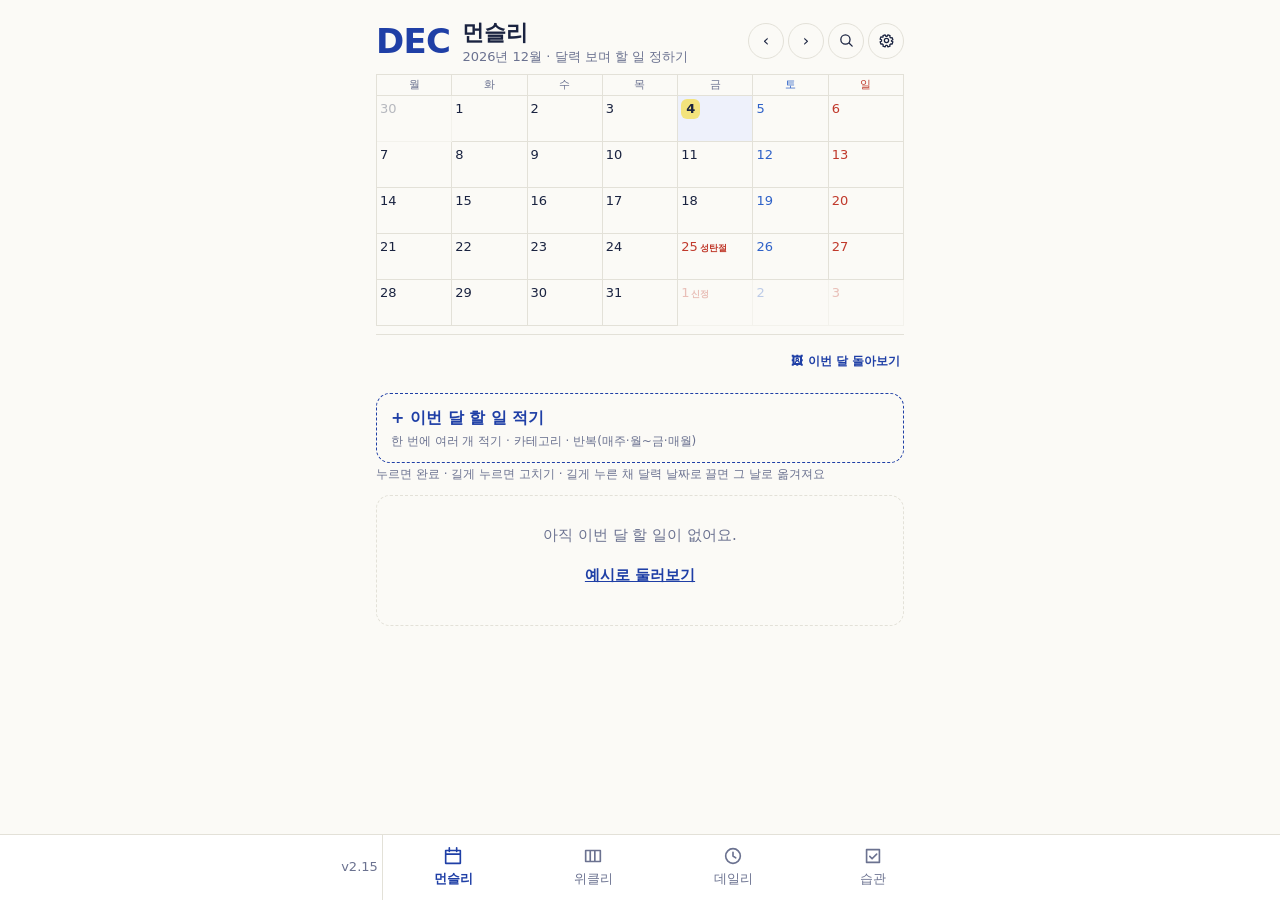
<file: web/index.html>
<!doctype html>
<html lang="ko">
<head>
<meta charset="utf-8">
<meta name="viewport" content="width=device-width,initial-scale=1,viewport-fit=cover">
<meta name="app-version" content="2.15">
<meta http-equiv="Content-Security-Policy" content="default-src 'self'; script-src 'self'; style-src 'self' 'unsafe-inline'; img-src 'self' data:; connect-src https://api.github.com; object-src 'none'; base-uri 'none'; form-action 'none'; frame-src 'none'">
<meta name="referrer" content="no-referrer">
<meta name="theme-color" content="#FBFAF6">
<meta name="apple-mobile-web-app-capable" content="yes">
<meta name="apple-mobile-web-app-title" content="덤푸">
<link rel="manifest" href="manifest.json">
<link rel="apple-touch-icon" href="icon-180.png">
<link rel="icon" href="icon-192.png">
<title>덤푸</title>
<link rel="stylesheet" href="style.css">
</head>
<body>
<div class="wrap" id="app"></div>
<nav class="bar"><button class="ver" id="ver" type="button">v2.15</button><div class="in" id="tabs"></div></nav>
<div id="layer"></div>
<script src="config.js"></script>
<script src="app-info.js"></script>
<script src="app.js"></script>
</body>
</html>
</file>
<file: web/style.css>
html{-webkit-text-size-adjust:100%}
body{margin:0}
:root{padding-top:env(safe-area-inset-top,0px)}
[hidden]{display:none!important}
/* 레이아웃: 탁상 달력처럼 큰 월 숫자 + 종이 위 할 일 줄, 아래 탭 4개 */
:root{
  --paper:#FBFAF6; --card:#FFFFFF; --ink:#1A2340; --muted:#6B7290; --line:#E3E1D8;
  --cobalt:#1F3FA6; --lemon:#F3E37C; --grass:#2E8B57; --soft:#EEF1FB; --warn:#F5B400; --red:#C0392B;
  --t0:#E03131; --t1:#F08C00; --t2:#F2C200; --t3:#2F9E44; --t4:#1C7ED6; --t5:#7048E8; --t6:#E64980; --t7:#868E96; --hol:#C0392B; --sat:#2F62C8; --ann:#8B5CF6;
  --display:system-ui,-apple-system,"Apple SD Gothic Neo","Noto Sans KR",sans-serif;
  --body:system-ui,-apple-system,"Apple SD Gothic Neo","Noto Sans KR",sans-serif;
}
@media (prefers-color-scheme:dark){:root:not([data-theme="light"]){
  --paper:#12151F; --card:#1A1E2B; --ink:#E9EBF3; --muted:#9097B2; --line:#2A3042;
  --cobalt:#7E9BFF; --lemon:#E8D55E; --grass:#5CC48B; --soft:#232A40; --red:#F07167;
  --t0:#FF6B6B; --t1:#FFA94D; --t2:#FFD43B; --t3:#69DB7C; --t4:#4DABF7; --t5:#9775FA; --t6:#F783AC; --t7:#ADB5BD; --hol:#FF7A70; --sat:#8AB0FF; --ann:#C4A6FF; color-scheme:dark}}
:root[data-theme="dark"]{
  --paper:#12151F; --card:#1A1E2B; --ink:#E9EBF3; --muted:#9097B2; --line:#2A3042;
  --cobalt:#7E9BFF; --lemon:#E8D55E; --grass:#5CC48B; --soft:#232A40; --red:#F07167;
  --t0:#FF6B6B; --t1:#FFA94D; --t2:#FFD43B; --t3:#69DB7C; --t4:#4DABF7; --t5:#9775FA; --t6:#F783AC; --t7:#ADB5BD; --hol:#FF7A70; --sat:#8AB0FF; --ann:#C4A6FF; color-scheme:dark}
html,body{height:100%}
body{background:var(--paper);color:var(--ink);font-family:var(--body);font-size:15px;line-height:1.5}
*{box-sizing:border-box}
button{font:inherit;color:inherit;background:none;border:0;cursor:pointer}
button:focus-visible,textarea:focus-visible,input:focus-visible{outline:2px solid var(--cobalt);outline-offset:2px}
.wrap{max-width:560px;margin:0 auto;padding-left:max(16px,env(safe-area-inset-left,0px));padding-right:max(16px,env(safe-area-inset-right,0px));padding-block:12px 140px}
.demo{background:var(--lemon);color:#1A2340;border-radius:10px;padding:8px 12px;display:flex;justify-content:space-between;align-items:center;gap:8px;font-size:13px;margin-bottom:10px}
.demo button{text-decoration:underline;font-weight:700;white-space:nowrap}
.head{display:flex;align-items:center;gap:12px;margin:4px 0 14px}
.num{font-family:var(--display);font-weight:800;letter-spacing:-.04em;font-size:60px;line-height:.9;color:var(--cobalt);min-width:56px;text-align:center}
.head .t{flex:1;min-width:0}
.head .t b{font-family:var(--display);font-size:22px;font-weight:800;display:block}
.head .t span{color:var(--muted);font-size:13px}
.nav{display:flex;gap:4px;flex:none}
.nav button{width:34px;height:34px;border-radius:50%;border:1px solid var(--line);font-size:16px;display:grid;place-items:center}
.nav svg{width:17px;height:17px}
.add{display:flex;gap:8px;align-items:flex-end;margin-bottom:8px}
.add textarea,.add input{flex:1;min-width:0;border:1px solid var(--line);background:var(--card);color:var(--ink);border-radius:12px;padding:10px 12px;font:inherit;resize:none}
.go{background:var(--cobalt);color:var(--paper);border-radius:12px;padding:10px 14px;font-weight:700;white-space:nowrap}
.tags{display:flex;gap:5px;flex-wrap:wrap;margin-bottom:12px;align-items:center}
.tags .lb{font-size:12px;color:var(--muted);margin-right:2px}
.hint{color:var(--muted);font-size:12px;margin:-4px 0 12px}
.list{display:flex;flex-direction:column;border-top:1px solid var(--line)}
.row{display:flex;flex-direction:column;gap:6px;padding:10px 0 10px 8px;border-bottom:1px solid var(--line);border-left:3px solid transparent}
.row.g0{border-left-color:var(--t0)}.row.g1{border-left-color:var(--t1)}.row.g2{border-left-color:var(--t2)}
.top{display:flex;align-items:flex-start;gap:10px}
.ck{width:22px;height:22px;border-radius:6px;border:2px solid var(--muted);flex:none;margin-top:1px;display:grid;place-items:center;font-size:13px;color:#fff}
.ck.on{background:var(--grass);border-color:var(--grass)}
.txt{flex:1;min-width:0;overflow-wrap:anywhere;text-align:left}
.done .txt{color:var(--muted);text-decoration:line-through}
.tag{font-size:11px;color:var(--grass);white-space:nowrap;margin-top:3px}
.tag.day{color:var(--cobalt)} .tag.late{color:var(--red)}
.rp{font-size:11px;color:var(--muted);margin-left:4px}
.chips{display:flex;flex-wrap:wrap;gap:4px;padding-left:32px}
.row .chips .chip{padding:2px 7px}
.chip{border:1px solid var(--line);border-radius:999px;padding:2px 10px;font-size:12px;color:var(--muted);font-variant-numeric:tabular-nums;display:inline-flex;align-items:center;gap:4px}
.chip.on{background:var(--cobalt);border-color:var(--cobalt);color:var(--paper);font-weight:700}
.chip i{width:8px;height:8px;border-radius:50%;display:block}
.c0{background:var(--t0)}.c1{background:var(--t1)}.c2{background:var(--t2)}
.sec{font-size:12px;color:var(--muted);letter-spacing:.04em;margin:16px 0 6px;font-weight:700}
.empty{text-align:center;color:var(--muted);padding:28px 8px;border:1px dashed var(--line);border-radius:14px}
.empty button{color:var(--cobalt);font-weight:700;text-decoration:underline;margin-top:6px}
.late-box{background:var(--soft);border-radius:12px;padding:10px 12px;margin-bottom:12px;display:flex;gap:10px;align-items:center;font-size:13px}
.late-box span{flex:1;min-width:0}
.late-box b{color:var(--red)}
.weeks{display:flex;gap:6px;overflow-x:auto;padding-bottom:4px;margin-bottom:12px}
.weeks .chip{padding:6px 12px;font-size:13px;white-space:nowrap}
.cal{display:grid;grid-template-columns:repeat(7,minmax(0,1fr));border-top:1px solid var(--line);border-left:1px solid var(--line)}
.cal div,.cal button{border-right:1px solid var(--line);border-bottom:1px solid var(--line);min-height:62px;padding:4px;text-align:left;display:flex;flex-direction:column;gap:2px;min-width:0}
.cal .dow{min-height:auto;font-size:11px;color:var(--muted);text-align:center;align-items:center;padding:4px 0}
.cal .d{font-size:13px;font-variant-numeric:tabular-nums}
.cal .today .d{background:var(--lemon);color:#1A2340;border-radius:6px;padding:0 5px;align-self:flex-start;font-weight:700}
.cal .sel{background:var(--soft)}
.cal .out{opacity:.3}
.mk{display:flex;flex-wrap:wrap;gap:2px}
.mk i{width:6px;height:6px;border-radius:50%;display:block;background:var(--grass)}
.mk i.p{background:none;border:1.5px solid var(--cobalt)}
.mk i.c0{background:var(--t0)}.mk i.c1{background:var(--t1)}.mk i.c2{background:var(--t2)}
.mk i.p.c0{background:none;border-color:var(--t0)}.mk i.p.c1{background:none;border-color:var(--t1)}.mk i.p.c2{background:none;border-color:var(--t2)}
.mini{font-size:10px;color:var(--grass);white-space:nowrap;overflow:hidden;text-overflow:ellipsis}
.legend{display:flex;gap:14px;font-size:12px;color:var(--muted);margin:8px 0;flex-wrap:wrap}
.legend span{display:flex;align-items:center;gap:5px}
.strip{display:grid;grid-template-columns:repeat(7,minmax(0,1fr));gap:4px;margin-bottom:12px}
.strip button{border:1px solid var(--line);border-radius:10px;padding:6px 0;text-align:center;font-size:12px;color:var(--muted)}
.strip b{display:block;font-size:16px;color:var(--ink);font-variant-numeric:tabular-nums}
.strip .has{border-color:var(--cobalt)}
.strip .tdy b{color:var(--cobalt)}
.bar{position:fixed;left:0;right:0;bottom:0;background:var(--card);border-top:1px solid var(--line);display:flex;justify-content:center;padding-bottom:env(safe-area-inset-bottom,0px);padding-left:env(safe-area-inset-left,0px);padding-right:env(safe-area-inset-right,0px);z-index:5}
.bar .in{display:grid;grid-template-columns:repeat(4,1fr);width:100%;max-width:560px}
.bar button{padding:10px 0 12px;font-size:13px;color:var(--muted);display:flex;flex-direction:column;align-items:center;gap:2px}
.bar button.on{color:var(--cobalt);font-weight:700}
.bar svg{width:22px;height:22px}
.ver{position:fixed;left:max(10px,env(safe-area-inset-left,0px));bottom:calc(64px + env(safe-area-inset-bottom,0px));font-size:11px;color:var(--muted);background:var(--paper);border:1px solid var(--line);border-radius:999px;padding:2px 8px;z-index:6}
.ver.new{color:var(--warn);font-weight:700}
.dim{position:fixed;inset:0;background:rgba(10,14,30,.45);z-index:20;display:flex;align-items:flex-end;justify-content:center}
.sheet{background:var(--card);width:100%;max-width:560px;border-radius:18px 18px 0 0;padding:18px max(18px,env(safe-area-inset-left,0px)) calc(18px + env(safe-area-inset-bottom,0px));max-height:88%;overflow:auto}
.sheet h3{margin:0 0 4px;font-family:var(--display);font-weight:800;font-size:22px;display:flex;gap:8px;align-items:center}
.pill{font-family:var(--body);font-size:12px;background:var(--soft);color:var(--cobalt);border-radius:999px;padding:2px 8px}
.sheet p{margin:6px 0;color:var(--muted);font-size:13px}
.sheet .btn{display:block;width:100%;border:1px solid var(--line);border-radius:12px;padding:10px;margin-top:10px;font-weight:700}
.sheet .btn.pri{background:var(--cobalt);color:var(--paper);border-color:var(--cobalt)}
.sheet .btn.del{color:var(--red)}
.sheet input[type=text],.sheet input:not([type]){width:100%;border:1px solid var(--line);background:var(--paper);color:var(--ink);border-radius:10px;padding:10px;font:inherit;margin:8px 0}
.sheet .chips{padding-left:0;margin:6px 0}
.note{font-size:13px;margin:8px 0;border-left:3px solid var(--line);padding-left:10px}
.note b{display:block;font-size:12px;color:var(--muted)}
.set{display:flex;align-items:center;gap:10px;padding:10px 0;border-bottom:1px solid var(--line)}
.set span{flex:1;min-width:0}
.set small{display:block;color:var(--muted);font-size:12px}
.sw{width:44px;height:26px;border-radius:999px;background:var(--line);position:relative;flex:none}
.sw::after{content:"";position:absolute;top:3px;left:3px;width:20px;height:20px;border-radius:50%;background:#fff;transition:left .15s}
.sw.on{background:var(--grass)} .sw.on::after{left:21px}
.set input[type=time]{border:1px solid var(--line);background:var(--paper);color:var(--ink);border-radius:8px;padding:4px 6px;font:inherit}
.app-only{font-size:11px;background:var(--lemon);color:#1A2340;border-radius:999px;padding:1px 7px;margin-left:6px;font-weight:700;white-space:nowrap;display:inline-block}
.widget{border:1px solid var(--line);border-radius:18px;padding:12px 14px;background:var(--soft);margin:8px 0}
.widget .wh{display:flex;justify-content:space-between;font-size:13px;font-weight:700;margin-bottom:6px}
.widget .wr{display:flex;gap:8px;align-items:center;font-size:13px;padding:3px 0}
.widget .wr .ck{width:18px;height:18px;font-size:11px}
.noti{border-radius:14px;background:var(--paper);border:1px solid var(--line);padding:10px 12px;font-size:13px;margin:8px 0}
.noti b{display:block;font-size:12px;color:var(--muted)}
.toast{position:fixed;left:50%;transform:translateX(-50%);bottom:calc(100px + env(safe-area-inset-bottom,0px));background:var(--ink);color:var(--paper);padding:8px 14px;border-radius:999px;font-size:13px;z-index:30;max-width:90%;text-align:center}
@media (prefers-reduced-motion:no-preference){.sheet{animation:up .18s ease-out}@keyframes up{from{transform:translateY(30px);opacity:.5}}}

/* v1.1: 달력 공휴일·기념일, 날짜 고르기, 타임라인 */
.cal div,.cal button{min-height:58px}
.cal .dl{display:flex;align-items:baseline;gap:2px;min-width:0}
.cal .red .d{color:var(--hol)} .cal .blue .d{color:var(--sat)}
.cal .dow.sun{color:var(--hol)} .cal .dow.sat{color:var(--sat)}
.cal .today .d{color:#1A2340}
.lab{font-size:9px;line-height:1.2;white-space:nowrap;overflow:hidden;text-overflow:ellipsis;min-width:0;font-weight:700}
.lab.hol{color:var(--hol)} .lab.memo{color:var(--muted);font-weight:500} .lab.ann{color:var(--ann)}
.lab.big{font-size:12px;margin-right:6px}
.mini.p{color:var(--ink);opacity:.75}
.cal.picking button:not(.out){background:var(--soft)}
.cal.picking button:not(.out):hover,.cal.picking button:not(.out):focus-visible{background:var(--lemon)}
.pickbar{position:sticky;top:env(safe-area-inset-top,0px);z-index:4;background:var(--lemon);color:#1A2340;border-radius:12px;padding:10px 12px;margin-bottom:10px;display:flex;gap:10px;align-items:center;font-size:13px}
.pickbar span{flex:1;min-width:0}
.pickbar button{font-weight:800;text-decoration:underline;white-space:nowrap}
.chip.pk{background:var(--lemon);border-color:var(--lemon);color:#1A2340;font-weight:700}
.daybox{border:1px solid var(--line);border-radius:14px;padding:12px;margin:12px 0 4px;background:var(--card)}
.daybox .dh{display:flex;align-items:baseline;flex-wrap:wrap;gap:4px 8px;margin-bottom:4px}
.daybox .dh b{font-size:16px}
.links{display:flex;justify-content:space-between;gap:10px;font-size:13px}
.links button{color:var(--cobalt);font-weight:700}
.tm{display:inline-block;font-size:12px;font-weight:800;color:var(--cobalt);background:var(--soft);border-radius:6px;padding:0 5px;margin-right:6px;font-variant-numeric:tabular-nums}
.tl{border-top:1px solid var(--line)}
.tl-r{display:flex;gap:8px;border-bottom:1px solid var(--line);min-height:38px}
.tl-r.now{background:var(--soft)}
.tl-r.now .tl-h{color:var(--hol);font-weight:800}
.tl-h{width:58px;flex:none;font-size:12px;color:var(--muted);padding-top:10px;font-variant-numeric:tabular-nums}
.tl-c{flex:1;min-width:0}
.tl-c .row{border-bottom:0;padding-top:6px;padding-bottom:6px}
.tl-add{width:100%;height:100%;min-height:38px;text-align:left;color:var(--line);font-size:18px;padding-left:4px}
.tl-add:hover,.tl-add:focus-visible{color:var(--cobalt)}
.strip button{min-width:0}
.strip .red b{color:var(--hol)}
.strip small{display:block;font-size:9px;overflow:hidden;text-overflow:ellipsis;white-space:nowrap;padding:0 2px}
.hgrid{display:grid;grid-template-columns:repeat(auto-fill,minmax(68px,1fr));gap:5px}
.hgrid .chip{justify-content:center;padding:5px 0}
.chips.dows{padding-left:0;margin:6px 0}
.chips.dows .chip{min-width:36px;justify-content:center;padding:4px 0;font-size:14px}
.two{display:grid;grid-template-columns:1fr 1fr;gap:8px;margin:6px 0}
.two label{display:flex;flex-direction:column;font-size:12px;color:var(--muted);min-width:0}
.two input{border:1px solid var(--line);background:var(--paper);color:var(--ink);border-radius:10px;padding:8px;font:inherit;width:100%;min-width:0}

/* v1.3: 카테고리 8개, 옆으로 밀기 */
.row.g3{border-left-color:var(--t3)}.c3{background:var(--t3)}.mk i.c3{background:var(--t3)}.mk i.p.c3{background:none;border-color:var(--t3)}
.row.g4{border-left-color:var(--t4)}.c4{background:var(--t4)}.mk i.c4{background:var(--t4)}.mk i.p.c4{background:none;border-color:var(--t4)}
.row.g5{border-left-color:var(--t5)}.c5{background:var(--t5)}.mk i.c5{background:var(--t5)}.mk i.p.c5{background:none;border-color:var(--t5)}
.row.g6{border-left-color:var(--t6)}.c6{background:var(--t6)}.mk i.c6{background:var(--t6)}.mk i.p.c6{background:none;border-color:var(--t6)}
.row.g7{border-left-color:var(--t7)}.c7{background:var(--t7)}.mk i.c7{background:var(--t7)}.mk i.p.c7{background:none;border-color:var(--t7)}
.catrow{display:flex;gap:8px;align-items:center}
.dot{width:26px;height:26px;border-radius:50%;flex:none;border:2px solid var(--card);box-shadow:0 0 0 1px var(--line)}
#app{touch-action:pan-y}
@media (prefers-reduced-motion:no-preference){
#app.slide-l{animation:sl .22s ease-out}#app.slide-r{animation:sr .22s ease-out}
@keyframes sl{from{transform:translateX(24px);opacity:.4}}@keyframes sr{from{transform:translateX(-24px);opacity:.4}}}

/* v1.4: 먼슬리 달력 고정, 영어 월 */
.num.en{font-size:40px;letter-spacing:-.02em;min-width:76px}
.mtop{position:sticky;top:env(safe-area-inset-top,0px);z-index:3;background:var(--paper);padding-bottom:8px;margin-bottom:4px;border-bottom:1px solid var(--line)}
.mtop .head{margin-bottom:8px}
.mtop .cal div,.mtop .cal button{min-height:46px;padding:3px}
.mtop .cal .dow{min-height:auto;padding:2px 0}
body::before{content:"";position:fixed;inset:0 0 auto;height:env(safe-area-inset-top,0px);z-index:10;background:var(--paper)}
.mtop{isolation:isolate}
.pop{position:absolute;z-index:5;width:min(230px,calc(100% - 8px));background:var(--card);color:var(--ink);border:1px solid var(--line);border-radius:14px;box-shadow:0 8px 24px rgba(10,14,30,.22);padding:10px 12px}
.pop::after{content:"";position:absolute;left:calc(var(--ax,50%) - 7px);width:12px;height:12px;background:var(--card);border:1px solid var(--line);transform:rotate(45deg)}
.pop.above::after{bottom:-7px;border-top:0;border-left:0}
.pop.below::after{top:-7px;border-bottom:0;border-right:0}
.pop-h{display:flex;flex-wrap:wrap;align-items:baseline;gap:2px 6px;margin-bottom:4px}
.pop-h b{font-size:14px}
.pop-h .lab{font-size:11px}
.pop-r{display:flex;align-items:center;gap:8px;padding:4px 0}
.pop-r.g0{border-left-color:var(--t0)}.pop-r.g1{border-left-color:var(--t1)}.pop-r.g2{border-left-color:var(--t2)}.pop-r.g3{border-left-color:var(--t3)}.pop-r.g4{border-left-color:var(--t4)}.pop-r.g5{border-left-color:var(--t5)}.pop-r.g6{border-left-color:var(--t6)}.pop-r.g7{border-left-color:var(--t7)}
.pop-r .ck{width:18px;height:18px;font-size:11px;border-radius:5px}
.pop-t{flex:1;min-width:0;text-align:left;font-size:13px;white-space:nowrap;overflow:hidden;text-overflow:ellipsis}
.pop-r.done .pop-t{color:var(--muted);text-decoration:line-through}
.pop-e{margin:4px 0;color:var(--muted);font-size:12px}
.pop-a{display:flex;justify-content:space-between;gap:6px;border-top:1px solid var(--line);margin-top:6px;padding-top:6px}
.pop-a button{font-size:12px;font-weight:700;color:var(--cobalt)}
@media (prefers-reduced-motion:no-preference){.pop{animation:pin .14s ease-out}@keyframes pin{from{opacity:0;transform:scale(.96)}}}
.mtop .head .num.en{font-size:34px;min-width:66px}
@media (max-height:760px){
.mtop .head{margin:0 0 4px}
.mtop .head .t span{font-size:12px}
.mtop .cal div,.mtop .cal button{min-height:36px;padding:2px 3px;gap:1px}
.mtop .cal .mini{display:none}
}
.mtop .head .t span{display:block;white-space:nowrap;overflow:hidden;text-overflow:ellipsis}

/* v1.5: 줄 긋기, 끌어서 옮기기, 큰 카테고리 점 */
.row .txt{padding:2px 0;-webkit-user-select:none;user-select:none;-webkit-touch-callout:none}
.row.done .txt,.pop-r.done .pop-t{text-decoration:line-through;text-decoration-thickness:2px;text-decoration-color:var(--muted)}
.row{padding-left:10px}
.pop-r{border-left:3px solid transparent;padding-left:6px}
.pop-t{-webkit-user-select:none;user-select:none;-webkit-touch-callout:none;padding:2px 0}
.dragging{opacity:.35}
.ghost{position:fixed;z-index:50;pointer-events:none;transform:translate(-50%,-130%);background:var(--ink);color:var(--paper);padding:6px 12px;border-radius:999px;font-size:13px;font-weight:700;white-space:nowrap;box-shadow:0 6px 18px rgba(0,0,0,.25);max-width:70vw;overflow:hidden;text-overflow:ellipsis}
body.is-dragging{-webkit-user-select:none;user-select:none}
.drop-on{outline:2px dashed var(--cobalt)!important;outline-offset:-2px;background:var(--soft)!important}
.row.drop-on{box-shadow:inset 0 3px 0 var(--cobalt)}
.mk i{width:8px;height:8px}
.mk{gap:3px}
.tc0{color:var(--t0)!important}.tc1{color:var(--t1)!important}.tc2{color:var(--t2)!important}.tc3{color:var(--t3)!important}.tc4{color:var(--t4)!important}.tc5{color:var(--t5)!important}.tc6{color:var(--t6)!important}.tc7{color:var(--t7)!important}
.mini.p{opacity:1;font-weight:700}
.grip{font-size:20px;color:var(--muted);padding:6px 4px;cursor:grab;touch-action:none;-webkit-user-select:none;user-select:none}
.catrow.drop-on{outline:2px dashed var(--cobalt);outline-offset:2px;border-radius:12px}
.toast{display:flex;gap:12px;align-items:center}
.toast button{color:var(--lemon);font-weight:800;white-space:nowrap}
textarea.code{width:100%;font:12px/1.4 ui-monospace,monospace;border:1px solid var(--line);border-radius:10px;padding:8px;background:var(--paper);color:var(--ink);word-break:break-all}
.tl-h{width:40px}

/* v1.6: 10분 플래너 (왼쪽 계획 | 시간 | 오른쪽 10분 칸) */
.tt{border-top:1px solid var(--line)}
.tt-r{display:grid;grid-template-columns:minmax(0,1fr) 26px 150px;align-items:stretch;border-bottom:1px solid var(--line);min-height:36px}
.tt-r.now{background:var(--soft)}
.tt-r.now .tt-h{color:var(--hol)}
.tt-head{min-height:0;border-bottom:1px solid var(--line)}
.tt-head .tt-p{font-size:11px;color:var(--muted);padding:4px 0}
.tt-p{min-width:0;border-right:1px solid var(--line);padding-right:4px}
.tt-p .row{border-bottom:0;padding-top:6px;padding-bottom:6px}
.tt-p .tl-add{min-height:36px}
.tt-h{font-size:13px;font-weight:800;text-align:center;padding-top:9px;font-variant-numeric:tabular-nums;color:var(--ink)}
.tt-g{display:grid;grid-template-columns:repeat(6,1fr);gap:2px;padding:5px 0 5px 4px;touch-action:pan-y;-webkit-user-select:none;user-select:none}
.tt-head .tt-g{padding:4px 0 4px 4px}
.cell-l{font-size:9px;color:var(--muted);text-align:center;font-variant-numeric:tabular-nums}
.cell{border:1px solid var(--line);border-radius:4px;min-height:24px;background:var(--card)}
.cell.cur{border-color:var(--hol);border-width:2px}
.cell.cn,.brush i.cn,.tsum i.cn{background:var(--muted)}
.cell.c0,.cell.c1,.cell.c2,.cell.c3,.cell.c4,.cell.c5,.cell.c6,.cell.c7{border-color:transparent}
.tt-more{display:block;width:100%;padding:8px;font-size:12px;font-weight:700;color:var(--cobalt);border-bottom:1px solid var(--line)}
.brush{display:flex;gap:5px;flex-wrap:wrap;align-items:center;margin-bottom:6px}
.brush .lb{font-size:12px;color:var(--muted);margin-right:2px}
.brush i,.tsum i{width:8px;height:8px;border-radius:50%;display:inline-block}
.tsum{display:flex;flex-wrap:wrap;gap:4px 12px;align-items:center;font-size:13px;margin:10px 0;padding:10px 12px;border-radius:12px;background:var(--soft)}
.tsum b{width:100%}
.tsum span{display:inline-flex;align-items:center;gap:5px}
@media (max-width:340px){.tt-r{grid-template-columns:minmax(0,1fr) 22px 132px}.cell{min-height:20px}}
.cell.c0{background:var(--t0)}.cell.c1{background:var(--t1)}.cell.c2{background:var(--t2)}.cell.c3{background:var(--t3)}.cell.c4{background:var(--t4)}.cell.c5{background:var(--t5)}.cell.c6{background:var(--t6)}.cell.c7{background:var(--t7)}.cell.cn{background:var(--muted)}

/* v1.7: 직접 쓰기, 합계 막대 */
.cell.pick{outline:2px solid var(--cobalt);outline-offset:-1px;background:var(--soft)}
.note-r{display:flex;align-items:center;gap:2px;width:100%;text-align:left;font-size:13px;padding:6px 0 6px 6px;font-weight:600;min-width:0;white-space:nowrap;overflow:hidden;text-overflow:ellipsis}
.note-r.tcn{color:var(--muted)}
.brush i.sq{border-radius:2px}
.tsum .ratio{width:100%;font-size:13px}
.tsum .ratio em{font-style:normal;font-weight:800;color:var(--cobalt)}
.tsum .bars{width:100%;display:flex;height:10px;border-radius:5px;overflow:hidden;gap:1px}
.tsum .bars i{height:10px;width:auto;border-radius:0;display:block}
.tsum small{width:100%;color:var(--muted);font-size:12px}
.tsum i.c0{background:var(--t0)}.tsum i.c1{background:var(--t1)}.tsum i.c2{background:var(--t2)}.tsum i.c3{background:var(--t3)}.tsum i.c4{background:var(--t4)}.tsum i.c5{background:var(--t5)}.tsum i.c6{background:var(--t6)}.tsum i.c7{background:var(--t7)}
.brush i.c0{background:var(--t0)}.brush i.c1{background:var(--t1)}.brush i.c2{background:var(--t2)}.brush i.c3{background:var(--t3)}.brush i.c4{background:var(--t4)}.brush i.c5{background:var(--t5)}.brush i.c6{background:var(--t6)}.brush i.c7{background:var(--t7)}

/* v1.8: 달력 두 줄 표시(♥ 루틴 / ● 카테고리), 한 주 기록, 이미지 */
.rt-row{display:flex;gap:1px;line-height:1;font-size:11px;min-height:11px}
.rt{font-style:normal;opacity:.95}
.tcn{color:var(--muted)}
.mk i.p{background:none!important;border:1.5px solid var(--muted)}
.mk i.p.c0{border-color:var(--t0)}.mk i.p.c1{border-color:var(--t1)}.mk i.p.c2{border-color:var(--t2)}.mk i.p.c3{border-color:var(--t3)}.mk i.p.c4{border-color:var(--t4)}.mk i.p.c5{border-color:var(--t5)}.mk i.p.c6{border-color:var(--t6)}.mk i.p.c7{border-color:var(--t7)}
.mk i.cn{background:var(--muted)}
.wg{overflow-x:auto;border-top:1px solid var(--line);margin-bottom:8px}
.wg-r{display:grid;grid-template-columns:22px repeat(7,minmax(0,1fr));gap:3px;align-items:center;padding:1px 0}
.wg-head{position:sticky;top:0;background:var(--paper)}
.wg-d{font-size:11px;color:var(--muted);text-align:center;padding:4px 0;white-space:nowrap}
.wg-d.tdy{color:var(--cobalt);font-weight:800}
.wg-h{font-size:10px;color:var(--muted);text-align:right;font-variant-numeric:tabular-nums}
.wg-c{display:grid;grid-template-columns:repeat(6,1fr);gap:1px;height:12px}
.wg-c i{display:block;background:var(--line);border-radius:1px;opacity:.5}
.wg-c i.cn{background:var(--muted);opacity:1}
.wg-c i.c0{background:var(--t0);opacity:1}.wg-c i.c1{background:var(--t1);opacity:1}.wg-c i.c2{background:var(--t2);opacity:1}.wg-c i.c3{background:var(--t3);opacity:1}.wg-c i.c4{background:var(--t4);opacity:1}.wg-c i.c5{background:var(--t5);opacity:1}.wg-c i.c6{background:var(--t6);opacity:1}.wg-c i.c7{background:var(--t7);opacity:1}
.imgbtn{font-size:12px;color:var(--cobalt);font-weight:700;margin-left:8px;letter-spacing:0}
img.shot{width:100%;border:1px solid var(--line);border-radius:10px;margin:8px 0}
.hsel{border:1px solid var(--line);background:var(--paper);color:var(--ink);border-radius:8px;padding:4px 6px;font:inherit;flex:none}

/* v1.9: 루틴 달성률, ♥ 바로 체크, 한 줄 일기 */
.rt-row{font-size:13px;gap:2px}
.rt{cursor:pointer;padding:0 1px}
.rbox{border:1px solid var(--line);border-radius:12px;padding:10px 12px;margin:10px 0;display:flex;flex-direction:column;gap:6px;font-size:13px}
.rrow{display:grid;grid-template-columns:minmax(0,7em) 1fr auto;gap:8px;align-items:center}
.rn{white-space:nowrap;overflow:hidden;text-overflow:ellipsis;font-weight:700}
.rbar{height:8px;border-radius:4px;background:var(--line);overflow:hidden}
.rbar i{display:block;height:100%}
.rbar i.cn{background:var(--muted)}
.rbar i.c0{background:var(--t0)}.rbar i.c1{background:var(--t1)}.rbar i.c2{background:var(--t2)}.rbar i.c3{background:var(--t3)}.rbar i.c4{background:var(--t4)}.rbar i.c5{background:var(--t5)}.rbar i.c6{background:var(--t6)}.rbar i.c7{background:var(--t7)}
.rp{font-size:12px;color:var(--muted);font-variant-numeric:tabular-nums;white-space:nowrap}
textarea.diary{width:100%;border:1px solid var(--line);background:var(--card);color:var(--ink);border-radius:12px;padding:10px 12px;font:inherit;resize:vertical}
.pop-d{margin:4px 0;font-size:12px;font-style:italic;color:var(--ink)}

/* v2.0: 반복 고르기, 먼슬리 적기 창, 길게 눌러 칠하기 */
.addbig{display:flex;flex-direction:column;align-items:flex-start;gap:2px;width:100%;border:1.5px dashed var(--cobalt);border-radius:14px;padding:12px 14px;margin:10px 0 6px;color:var(--cobalt);text-align:left}
.addbig b{font-size:16px}
.addbig span{font-size:12px;color:var(--muted)}
.chips.rules{padding-left:0;margin:6px 0}
.rule-now{color:var(--cobalt)!important;font-weight:700}
body.typing .mtop{position:static}
.cell.hold{outline:2px solid var(--cobalt)}

/* v2.1: 습관 표, 범위 톡톡, 자정 선, 칠하기 표시 */
.ht{overflow-x:auto;border-top:1px solid var(--line);margin:4px 0 8px}
.ht-r{display:grid;grid-template-columns:minmax(52px,1.2fr) repeat(var(--n),minmax(20px,1fr)) 34px;gap:2px;align-items:center;padding:4px 0;border-bottom:1px solid var(--line)}
.ht-head{padding:2px 0}
.ht-d{display:flex;flex-direction:column;align-items:center;font-size:10px;color:var(--muted);line-height:1.1}
.ht-d b{font-size:13px;color:var(--ink);font-variant-numeric:tabular-nums}
.ht-d.red b{color:var(--hol)}.ht-d.blue b{color:var(--sat)}
.ht-d.tdy b{background:var(--lemon);color:#1A2340;border-radius:5px;padding:0 3px}
.ht-n{font-size:12px;font-weight:700;text-align:left;white-space:nowrap;overflow:hidden;text-overflow:ellipsis;min-width:0}
.ht-c{aspect-ratio:1;max-height:34px;border:1.5px solid var(--line);border-radius:6px;font-size:14px;font-weight:800;color:#fff;display:grid;place-items:center;padding:0}
.ht-c.fut{opacity:.45}
.ht-c.on.cn{background:var(--muted);border-color:transparent}
.ht-c.on.c0{background:var(--t0);border-color:transparent}.ht-c.on.c1{background:var(--t1);border-color:transparent}.ht-c.on.c2{background:var(--t2);border-color:transparent}.ht-c.on.c3{background:var(--t3);border-color:transparent}.ht-c.on.c4{background:var(--t4);border-color:transparent}.ht-c.on.c5{background:var(--t5);border-color:transparent}.ht-c.on.c6{background:var(--t6);border-color:transparent}.ht-c.on.c7{background:var(--t7);border-color:transparent}
.ht-s{font-size:11px;color:var(--muted);text-align:right;font-variant-numeric:tabular-nums}
.cell.anc{outline:3px solid var(--cobalt);outline-offset:-1px;animation:blink 1s ease-in-out infinite}
@keyframes blink{50%{outline-color:var(--lemon)}}
@media (prefers-reduced-motion:reduce){.cell.anc{animation:none}}
.ancbar{position:fixed;left:50%;transform:translateX(-50%);bottom:calc(70px + env(safe-area-inset-bottom,0px));z-index:8;display:flex;gap:12px;align-items:center;background:var(--ink);color:var(--paper);padding:10px 14px;border-radius:999px;font-size:13px;white-space:nowrap;box-shadow:0 6px 18px rgba(0,0,0,.25)}
.ancbar button{color:var(--lemon);font-weight:800}
.tt-r.mid{border-top:2px dashed var(--muted)}
.wg-r.mid{border-top:1px dashed var(--muted)}
.row.brushing{background:var(--soft);box-shadow:inset 0 0 0 2px var(--cobalt);border-radius:8px}
body.painting{-webkit-user-select:none;user-select:none}
.ghost.pg{transform:translate(-50%,-160%)}
@media (max-width:340px){.ht-r{grid-template-columns:minmax(44px,1fr) repeat(var(--n),minmax(18px,1fr)) 28px}.ht-d{font-size:9px}.ht-d b{font-size:12px}.ht-s{font-size:10px}}
/* v2.2: 습관 쉬는 요일, 한 달 한눈에 */
.ht-c.off{border-style:dashed;opacity:.35;color:var(--muted)}
.ht-c.off.on{opacity:1;border-style:solid}
.ht.all .ht-r{grid-template-columns:minmax(48px,1fr) repeat(var(--n),minmax(0,1fr)) 30px;gap:1px}
.ht.all .ht-c{aspect-ratio:auto;height:22px;border-radius:3px;border-width:1px;font-size:0}
.ht.all .ht-d.tdy b{background:none;color:inherit}
.ht-c.now{box-shadow:0 0 0 2px var(--lemon)}
.ht.all .ht-d b{white-space:nowrap;overflow:visible}
.ht.all .ht-d{font-size:0}
.ht.all .ht-d b{font-size:9px;padding:0}
.ht.all .ht-d.tdy b{padding:0 1px}
/* v2.3: 습관 아이콘, 주 목표, 순서 끌기 */
.ht-n{display:flex;align-items:center;gap:2px;overflow:hidden}
.ht-nb{font-size:12px;font-weight:700;text-align:left;white-space:nowrap;overflow:hidden;text-overflow:ellipsis;min-width:0;flex:1;padding:0}
.hic{margin-right:2px}
.grip.hg{font-size:15px;padding:2px 1px;flex:none}
.ht-r.drop-on{outline:2px dashed var(--cobalt);outline-offset:-1px}
.ht-c.on{font-size:13px}
.icgrid{display:grid;grid-template-columns:repeat(auto-fill,minmax(40px,1fr));gap:4px;margin:6px 0}
.icgrid .ic{height:40px;border:1px solid var(--line);border-radius:10px;font-size:20px;display:grid;place-items:center}
.icgrid .ic:first-child{font-size:12px;color:var(--muted)}
.icgrid .ic.on{border:2px solid var(--cobalt);background:var(--soft)}
.rrow2{display:flex;flex-direction:column;gap:1px}
.rsub{font-size:11px;color:var(--muted);padding-left:2px}
.rt.em{font-size:11px}
.rt-row .rt.em{filter:none}
.ht-nb{display:-webkit-box;-webkit-line-clamp:2;-webkit-box-orient:vertical;white-space:normal;line-height:1.15;word-break:break-all}
@media (max-width:340px){.ht-nb{font-size:11px}.grip.hg{font-size:12px;padding:2px 0}.ht-r{grid-template-columns:minmax(50px,1.1fr) repeat(var(--n),minmax(18px,1fr)) 28px}}
/* v2.4: 습관 메모·쉬는 기간·보관·알림 */
.ht-c{position:relative}
.ht-c.memo::after{content:"";position:absolute;right:1px;top:1px;width:6px;height:6px;border-radius:50%;background:var(--lemon);box-shadow:0 0 0 1px var(--card)}
.ht-c.pz{border-style:dotted;opacity:.6;font-size:10px;color:var(--muted)}
.htm{font-size:10px;color:var(--muted);font-weight:500}
.mlist{border:1px solid var(--line);border-radius:12px;padding:8px 10px;margin:8px 0;display:flex;flex-direction:column;gap:2px;font-size:13px}
.mrow{display:grid;grid-template-columns:auto auto 1fr;gap:8px;align-items:center;text-align:left;padding:3px 0;min-width:0}
.mrow .md{font-size:11px;color:var(--muted);font-variant-numeric:tabular-nums}
.mrow .mt{white-space:nowrap;overflow:hidden;text-overflow:ellipsis;min-width:0}
.sheet input[type=time]{border:1px solid var(--line);background:var(--paper);color:var(--ink);border-radius:8px;padding:4px 6px;font:inherit}

/* v2.5 타이머·기분 */
.tmgo{flex:none;width:30px;height:30px;border-radius:50%;background:var(--card);border:1.5px solid var(--cobalt);color:var(--cobalt);font-size:12px;font-weight:800;display:inline-flex;align-items:center;justify-content:center;margin-left:auto}
.tmgo.on{background:var(--cobalt);color:#fff}
.tmbar{position:sticky;top:6px;z-index:30;display:flex;align-items:center;gap:6px;background:var(--cobalt);color:#fff;border-radius:12px;padding:8px 10px;margin-bottom:10px;box-shadow:0 4px 14px rgba(0,0,0,.18);font-size:14px}
.tmbar .tmt{flex:1;min-width:0;overflow:hidden;text-overflow:ellipsis;white-space:nowrap}
.tmbar .tmc{font-variant-numeric:tabular-nums;font-weight:800}
.tmbar button{flex:none;background:rgba(255,255,255,.18);color:#fff;border-radius:999px;padding:6px 10px;font-size:13px;font-weight:700}
.tmbar button.ok{background:#fff;color:var(--cobalt)}
.moods{display:flex;gap:4px;flex-wrap:wrap;margin:0 0 6px}
.mood{width:38px;height:38px;border-radius:50%;font-size:20px;background:var(--card);border:1.5px solid var(--line);opacity:.75}
.mood.on{border-color:var(--cobalt);background:var(--paper);opacity:1;transform:scale(1.08)}
.cal .cm{font-size:10px;line-height:1;margin-left:1px}

/* v2.6 집중·기분 모아 보기 */
.tmbar.focus{background:#C2452D}
.tmbar.focus button.ok{color:#C2452D}
.mcnt{display:flex;flex-wrap:wrap;gap:4px 12px;margin:6px 0;font-size:15px}
.mfind{margin:6px 0 0;font-size:14px;line-height:1.5}
.ypx{display:flex;flex-direction:column;gap:2px;margin-top:4px}
.ypr{display:flex;gap:1.5px;align-items:center}
.ypm{width:16px;flex:none;font-size:9px;color:var(--muted);text-align:right;margin-right:3px}
.ypr i,.ypl i{flex:1;aspect-ratio:1;max-width:10px;border-radius:2px;background:var(--line)}
.ypr i.x{background:transparent}
.ypx .s5,.ypl .s5{background:#2E9E6B}.ypx .s4,.ypl .s4{background:#8CCB6E}.ypx .s3,.ypl .s3{background:#F2C94C}.ypx .s2,.ypl .s2{background:#F2994A}.ypx .s1,.ypl .s1{background:#D2453A}
.ypl{display:flex;align-items:center;flex-wrap:wrap;gap:3px;font-size:11px;color:var(--muted);margin:6px 0 0}
.ypl i{display:inline-block;width:10px;height:10px;flex:none;margin-left:6px}

/* 새 버전 알림 창 (앱을 열 때) */
.upd-dim{align-items:center!important;justify-content:center;padding:24px}
.upd-box{background:var(--card);color:var(--ink);width:100%;max-width:400px;border-radius:16px;padding:22px 22px 12px;box-shadow:0 10px 40px rgba(0,0,0,.3)}
.upd-box h3{margin:0 0 10px;font-size:20px;font-weight:800}
.upd-box p{margin:6px 0;font-size:15px;line-height:1.55;color:var(--ink)}
.upd-row{display:flex;justify-content:flex-end;gap:18px;margin-top:14px}
.upd-row button{padding:10px 6px;font-weight:800;font-size:15px;color:var(--cobalt)}
.upd-row .upd-later{color:var(--muted)}

/* v2.8 칠하기 버튼 (할 일을 누르면 완료, 🖌를 누르면 칠하기) */
.brbtn{flex:none;width:30px;height:30px;border-radius:50%;background:var(--card);border:1.5px solid var(--line);font-size:14px;display:inline-flex;align-items:center;justify-content:center;margin-left:auto}
.brbtn.on{border-color:var(--cobalt);background:var(--cobalt)}
.brbtn+.tmgo{margin-left:6px}

/* v2.9 정보 창 닫기, 좁은 화면(작은 폰·큰 글씨) 데일리 */
.ai-x{float:right;font-size:14px;font-weight:600;color:var(--muted);padding:6px 4px}
.pill.new{background:#F5B400;color:#1a1a1a}
.tt-p .row .tm{white-space:nowrap}
@media (max-width:380px){.tt-r{grid-template-columns:minmax(0,1fr) 22px minmax(120px,42%)}
  .tt-p .row .top{flex-wrap:wrap;row-gap:4px}.tt-p .row .txt{flex:1 1 100%;min-width:0}.brbtn,.tmgo{width:28px;height:28px}}
/* v2.10: 찾기·여러 개 적기·좁은 화면+큰 글씨 */
.linkbtn{display:inline-block;margin:-2px 2px 8px;padding:6px 2px;color:var(--cobalt);font-size:13px;font-weight:700;text-decoration:underline;text-underline-offset:3px}
.srow{display:flex;flex-direction:column;align-items:flex-start;gap:2px;width:100%;text-align:left;padding:10px 12px;border:1px solid var(--line);border-radius:12px;background:var(--card);color:var(--ink);margin-bottom:6px}
.srow b{font-weight:700;overflow-wrap:anywhere}.srow span{font-size:12px;color:var(--muted)}
.head .t span{display:block;overflow-wrap:anywhere}
.nz .head{flex-wrap:wrap;row-gap:6px}.nz .head .t{flex:1 1 calc(100% - 70px)}.nz .head .nav{flex:1 1 100%;justify-content:flex-end}
.nz .head .t{flex:1 1 0;min-width:0}
.nz .ht-r{grid-template-columns:minmax(46px,1fr) repeat(var(--n),minmax(0,1fr)) 24px;gap:1px}.nz .ht-d{font-size:8px}.nz .ht-d b{font-size:11px}.nz .ht-nb{font-size:11px}.nz .ht-s{font-size:9px}.nz .ht-c{border-radius:4px}
.mtop .head .t span{white-space:normal;overflow:visible;line-height:1.3}
/* v2.11: 좁은 화면+큰 글씨 */
.nz .tmbar{flex-wrap:wrap}.nz .tmbar .tmt{flex:1 1 100%;white-space:normal}
.nz .ht-r{grid-template-columns:72px repeat(var(--n),minmax(26px,1fr)) 30px;gap:2px}.nz .ht{overflow-x:auto}.nz .ht-d{font-size:9px;line-height:1.1}.nz .ht-d b{font-size:12px;display:block}
.toast,.hint,.sec,button{word-break:keep-all;overflow-wrap:anywhere}
.nz .ht-r>:first-child{position:sticky;left:0;background:var(--paper);z-index:1}
.sheet{position:relative}.shx{position:absolute;top:8px;right:8px;width:40px;height:40px;border-radius:50%;font-size:24px;line-height:1;color:var(--muted);background:transparent;z-index:2}.sheet>h3{padding-right:40px}

/* v2.14: 달력 넘침 막기, 글자 줄바꿈, 누르기 쉬운 버튼(44px), 잘 보이는 시간표, 백업 파일 */
body{word-break:keep-all;overflow-wrap:anywhere}
.head .t span{word-break:keep-all}
.cal div,.cal button{overflow:hidden}
.rt-row{flex-wrap:nowrap;overflow:hidden;max-width:100%;min-width:0}
.rt.more{font-size:9px;font-weight:800;color:var(--muted);align-self:center;white-space:nowrap;flex:none;overflow-wrap:normal}
.sheet textarea:not(.code){display:block;width:100%;border:1px solid var(--line);background:var(--paper);color:var(--ink);border-radius:12px;padding:10px 12px;font:inherit;line-height:1.5;resize:vertical;margin:8px 0}
.sheet input[type=password],.sheet input[type=search]{width:100%;border:1px solid var(--line);background:var(--paper);color:var(--ink);border-radius:10px;padding:10px;font:inherit;margin:8px 0}
.sheet textarea.code{margin:8px 0}
/* 시간표: + 버튼과 분 숫자 */
.tl-add{color:var(--muted);font-weight:700}
.tt-p .tl-add{display:flex;align-items:center;min-height:44px}
.cell-l{font-size:11px;font-weight:600}
/* 누르는 곳은 44px 이상 (보이는 크기는 작아도 됨) */
.chip{position:relative;min-height:30px}
.chip::after{content:"";position:absolute;left:-2px;right:-2px;top:50%;height:44px;transform:translateY(-50%)}
.tags .chip,.brush .chip,.sheet .chips .chip,.weeks .chip{min-height:36px;padding-top:4px;padding-bottom:4px}
.row .chips .chip{min-height:30px}
.wklb{font-size:11px;color:var(--muted);align-self:center;margin-right:1px}
.chip.wk{min-width:30px;justify-content:center}
.nav button{width:36px;height:36px;position:relative}
.nav button::after{content:"";position:absolute;inset:-4px}
.nav{gap:4px}
.mood{width:40px;height:40px;position:relative}
.mood::after{content:"";position:absolute;inset:-2px}
.ver{min-height:24px}
.ver::after{content:"";position:absolute;left:-6px;right:-6px;top:50%;height:44px;transform:translateY(-50%)}
.brbtn,.tmgo{position:relative}.brbtn::after,.tmgo::after{content:"";position:absolute;inset:-7px}
.linkbtn{min-height:44px}
.imgbtn{min-height:44px;padding:0 4px}
.empty button{min-height:44px;padding:0 8px}
.empty .btn{display:block;width:100%;max-width:280px;margin:10px auto 0;border:1px solid var(--line);border-radius:12px;padding:10px;font-weight:700;text-decoration:none;color:var(--ink)}
.empty b{display:block;color:var(--ink);font-size:16px;margin-bottom:6px}
/* 정보 창: 오른쪽 위 × , 업데이트 내용 점 목록 */
.sheet .ai-st{color:var(--ink);font-size:14px}
.note ul{margin:4px 0 0;padding-left:18px}
.note li{margin:2px 0;line-height:1.5}
.txt .tm,.pop-t .tm{margin-right:2px}

/* v2.15: 글자 대비 4.5:1 (밝은 색 습관·카테고리 이름은 조금 진하게), 습관 이름 한 줄 전체, 버전 표시는 아래 탭 왼쪽 칸 */
:root{--k0:#D72F2F;--k1:#A76100;--k2:#896E00;--k3:#268137;--k4:#1973C4;--k5:#7048E8;--k6:#C53E6E;--k7:#6C7379;--ck0:#fff;--ck1:#0B0F1A;--ck2:#0B0F1A;--ck3:#0B0F1A;--ck4:#0B0F1A;--ck5:#fff;--ck6:#0B0F1A;--ck7:#0B0F1A}
@media (prefers-color-scheme:dark){:root:not([data-theme="light"]){--k0:var(--t0);--k1:var(--t1);--k2:var(--t2);--k3:var(--t3);--k4:var(--t4);--k5:var(--t5);--k6:var(--t6);--k7:var(--t7);--ck0:#12151F;--ck1:#12151F;--ck2:#12151F;--ck3:#12151F;--ck4:#12151F;--ck5:#12151F;--ck6:#12151F;--ck7:#12151F}}
:root[data-theme="dark"]{--k0:var(--t0);--k1:var(--t1);--k2:var(--t2);--k3:var(--t3);--k4:var(--t4);--k5:var(--t5);--k6:var(--t6);--k7:var(--t7);--ck0:#12151F;--ck1:#12151F;--ck2:#12151F;--ck3:#12151F;--ck4:#12151F;--ck5:#12151F;--ck6:#12151F;--ck7:#12151F}
.tc0{color:var(--k0)!important}.tc1{color:var(--k1)!important}.tc2{color:var(--k2)!important}.tc3{color:var(--k3)!important}.tc4{color:var(--k4)!important}.tc5{color:var(--k5)!important}.tc6{color:var(--k6)!important}.tc7{color:var(--k7)!important}
.ht-c.on.c0{color:var(--ck0)}.ht-c.on.c1{color:var(--ck1)}.ht-c.on.c2{color:var(--ck2)}.ht-c.on.c3{color:var(--ck3)}.ht-c.on.c4{color:var(--ck4)}.ht-c.on.c5{color:var(--ck5)}.ht-c.on.c6{color:var(--ck6)}.ht-c.on.c7{color:var(--ck7)}
.ht-c.on.cn{color:#fff}
/* 습관 표: 이름은 줄 전체를 써서 잘리지 않게, 아래 줄에 날짜 칸 */
.ht-r,.ht.all .ht-r,.nz .ht-r{grid-template-columns:repeat(var(--n),minmax(0,1fr)) 34px;row-gap:2px}
.nz .ht-r{grid-template-columns:repeat(var(--n),minmax(22px,1fr)) 30px}
.ht.all .ht-r,.nz .ht.all .ht-r{grid-template-columns:repeat(var(--n),minmax(0,1fr)) 30px}
.ht-r>.ht-n{grid-column:1/-1;display:flex;align-items:center;gap:4px;min-width:0}
.ht-head>.ht-n{display:none}
.ht-nb,.nz .ht-nb{display:block;-webkit-line-clamp:unset;white-space:normal;word-break:keep-all;overflow-wrap:anywhere;font-size:13px;line-height:1.3;overflow:visible;text-overflow:clip;padding:2px 0}
.nz .ht-r>:first-child{position:static}
/* 예시 닫기 버튼: 누르기 쉽게 44px */
.demo .demo-x{min-height:44px;padding:0 10px;margin:-8px -6px -8px 0}
/* 달력 칸 습관: 2개까지, 3개부터 1개 + "+N" */
.rt.more{font-size:10px;letter-spacing:-.3px}
/* 버전 표시: 아래 탭 줄 왼쪽 칸 (글자를 키워도 안내 글을 가리지 않게) */
.bar{align-items:stretch}
.bar .in{flex:1 1 auto;min-width:0}
.ver,.ver.new{position:static;flex:none;align-self:stretch;width:46px;min-height:44px;height:auto;border:none;border-right:1px solid var(--line);border-radius:0;background:var(--card);padding:0;display:flex;align-items:center;justify-content:center;font-size:11px}
.ver::after{content:none}
.ver.new{color:#1A2340;background:var(--warn);font-weight:800}
/* 정보 창 업데이트 내용 글씨 크게 */
.note{font-size:15px}.note b{font-size:13px}
</file>
